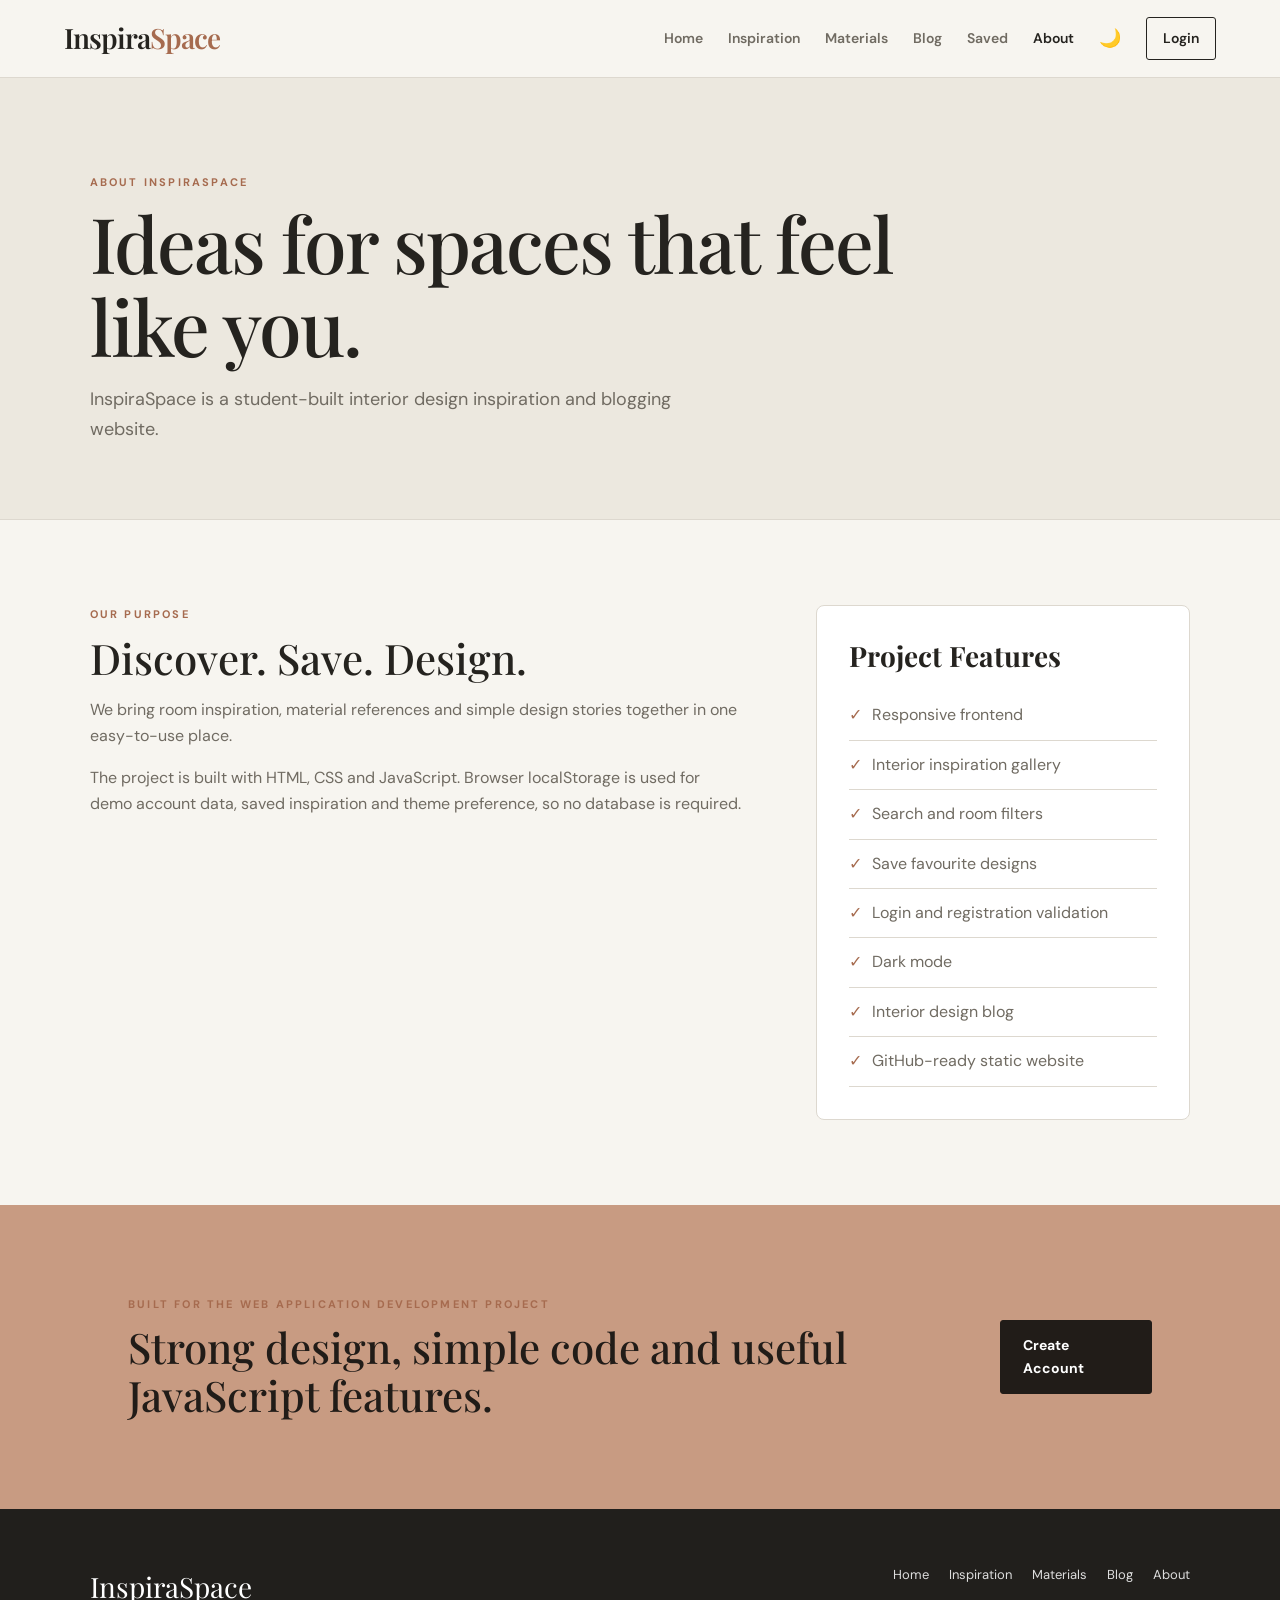
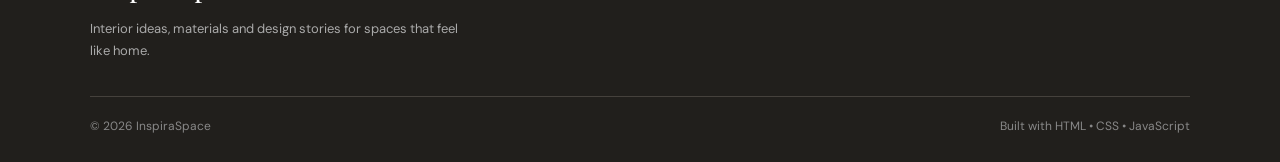
<file: about.html>
<!DOCTYPE html>
<html lang="en">
<head><meta charset="UTF-8"><meta name="viewport" content="width=device-width, initial-scale=1.0"><title>About | InspiraSpace</title><link rel="stylesheet" href="css/style.css"></head>
<body data-page="about">
<header class="site-header"><a class="logo" href="index.html">Inspira<span>Space</span></a><button class="menu-btn" id="menuBtn">☰</button><nav id="mainNav"><a href="index.html">Home</a><a href="inspiration.html">Inspiration</a><a href="materials.html">Materials</a><a href="blog.html">Blog</a><a href="saved.html">Saved</a><a href="about.html">About</a><button class="theme-btn" id="themeBtn">🌙</button><a class="nav-login" href="login.html" id="loginLink">Login</a></nav></header>
<main>
<section class="page-hero"><p class="eyebrow">ABOUT INSPIRASPACE</p><h1>Ideas for spaces that feel like you.</h1><p>InspiraSpace is a student-built interior design inspiration and blogging website.</p></section>
<section class="section about-grid">
<div><p class="eyebrow">OUR PURPOSE</p><h2>Discover. Save. Design.</h2><p>We bring room inspiration, material references and simple design stories together in one easy-to-use place.</p><p>The project is built with HTML, CSS and JavaScript. Browser localStorage is used for demo account data, saved inspiration and theme preference, so no database is required.</p></div>
<div class="about-box"><h3>Project Features</h3><ul><li>Responsive frontend</li><li>Interior inspiration gallery</li><li>Search and room filters</li><li>Save favourite designs</li><li>Login and registration validation</li><li>Dark mode</li><li>Interior design blog</li><li>GitHub-ready static website</li></ul></div>
</section>
<section class="quote-section"><div><p class="eyebrow">BUILT FOR THE WEB APPLICATION DEVELOPMENT PROJECT</p><h2>Strong design, simple code and useful JavaScript features.</h2></div><a class="btn btn-dark" href="login.html">Create Account</a></section>
</main><footer id="siteFooter"></footer><div id="toast" class="toast"></div><script src="js/main.js"></script>
</body></html>
</file>
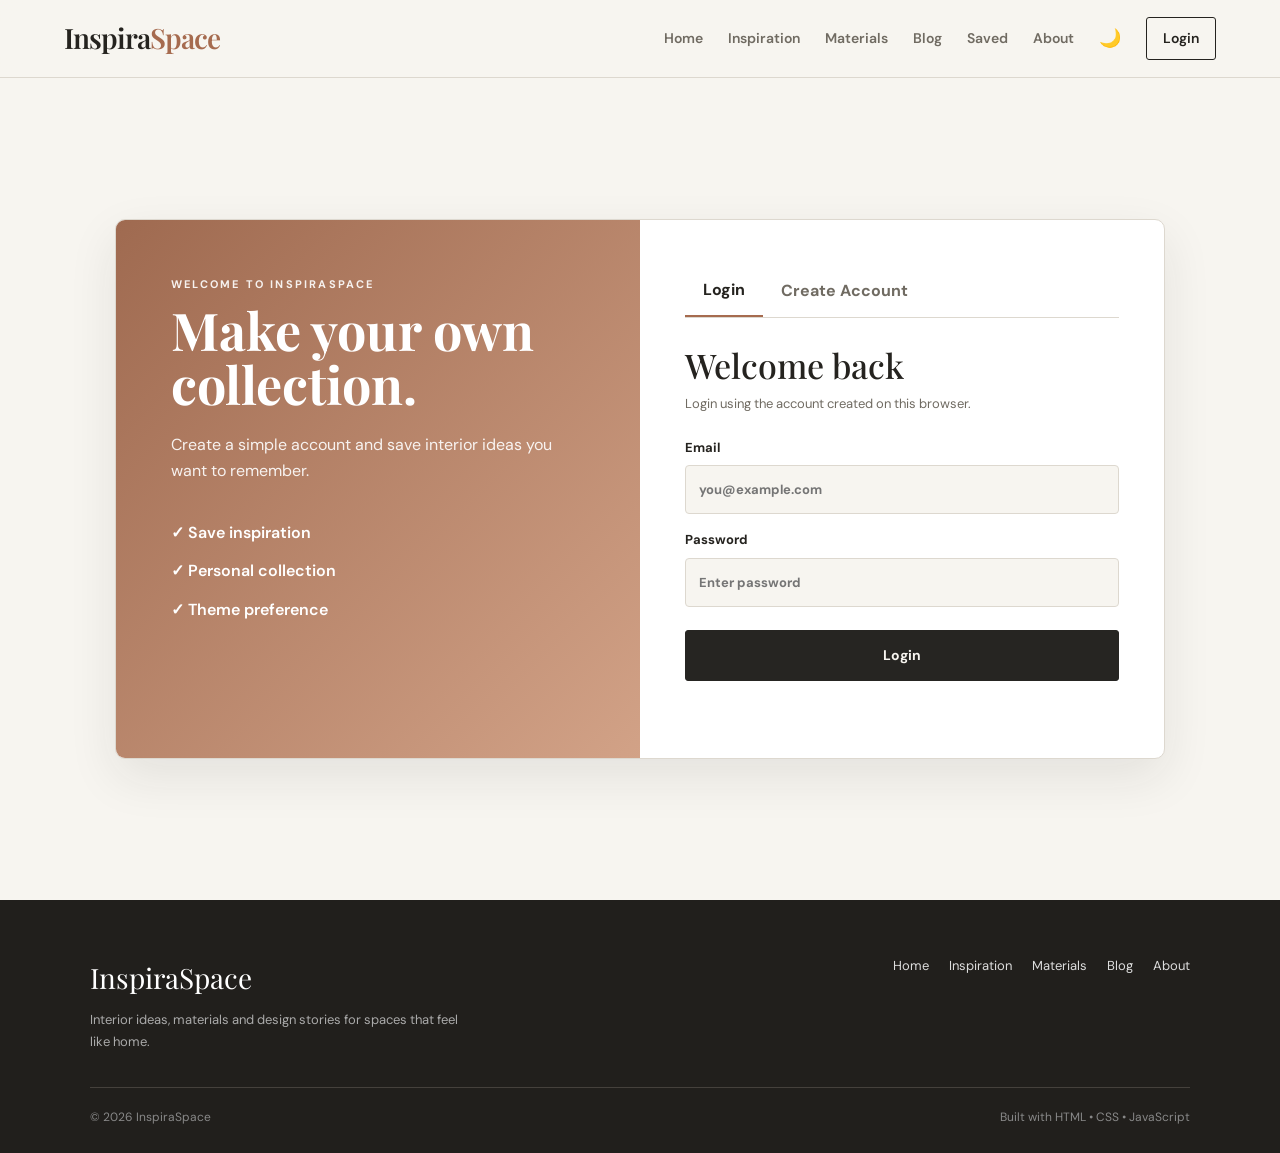
<file: login.html>
<!DOCTYPE html>
<html lang="en">
<head><meta charset="UTF-8"><meta name="viewport" content="width=device-width, initial-scale=1.0"><title>Login | InspiraSpace</title><link rel="stylesheet" href="css/style.css"></head>
<body data-page="login">
<header class="site-header"><a class="logo" href="index.html">Inspira<span>Space</span></a><button class="menu-btn" id="menuBtn">☰</button><nav id="mainNav"><a href="index.html">Home</a><a href="inspiration.html">Inspiration</a><a href="materials.html">Materials</a><a href="blog.html">Blog</a><a href="saved.html">Saved</a><a href="about.html">About</a><button class="theme-btn" id="themeBtn">🌙</button><a class="nav-login" href="login.html" id="loginLink">Login</a></nav></header>

<main class="auth-page">
<div class="auth-card">
<div class="auth-side"><p class="eyebrow">WELCOME TO INSPIRASPACE</p><h1>Make your own collection.</h1><p>Create a simple account and save interior ideas you want to remember.</p><div class="auth-points"><span>✓ Save inspiration</span><span>✓ Personal collection</span><span>✓ Theme preference</span></div></div>
<div class="auth-forms">
<div class="form-tabs"><button class="tab active" data-tab="login">Login</button><button class="tab" data-tab="register">Create Account</button></div>

<form id="loginForm" class="auth-form">
<h2>Welcome back</h2><p class="form-note">Login using the account created on this browser.</p>
<label>Email<input type="email" id="loginEmail" placeholder="you@example.com"></label>
<label>Password<input type="password" id="loginPassword" placeholder="Enter password"></label>
<button class="btn btn-dark full-btn" type="submit">Login</button>
<p id="loginMessage" class="form-message"></p>
</form>

<form id="registerForm" class="auth-form hidden">
<h2>Create your account</h2><p class="form-note">This demo stores account information in localStorage.</p>
<label>Full Name<input type="text" id="regName" placeholder="Your name"></label>
<label>Email<input type="email" id="regEmail" placeholder="you@example.com"></label>
<label>Password<input type="password" id="regPassword" placeholder="At least 6 characters"></label>
<label>Confirm Password<input type="password" id="regConfirm" placeholder="Repeat password"></label>
<button class="btn btn-dark full-btn" type="submit">Create Account</button>
<p id="registerMessage" class="form-message"></p>
</form>
</div>
</div>
</main>
<footer id="siteFooter"></footer><div id="toast" class="toast"></div><script src="js/main.js"></script><script src="js/login.js"></script>
</body></html>
</file>
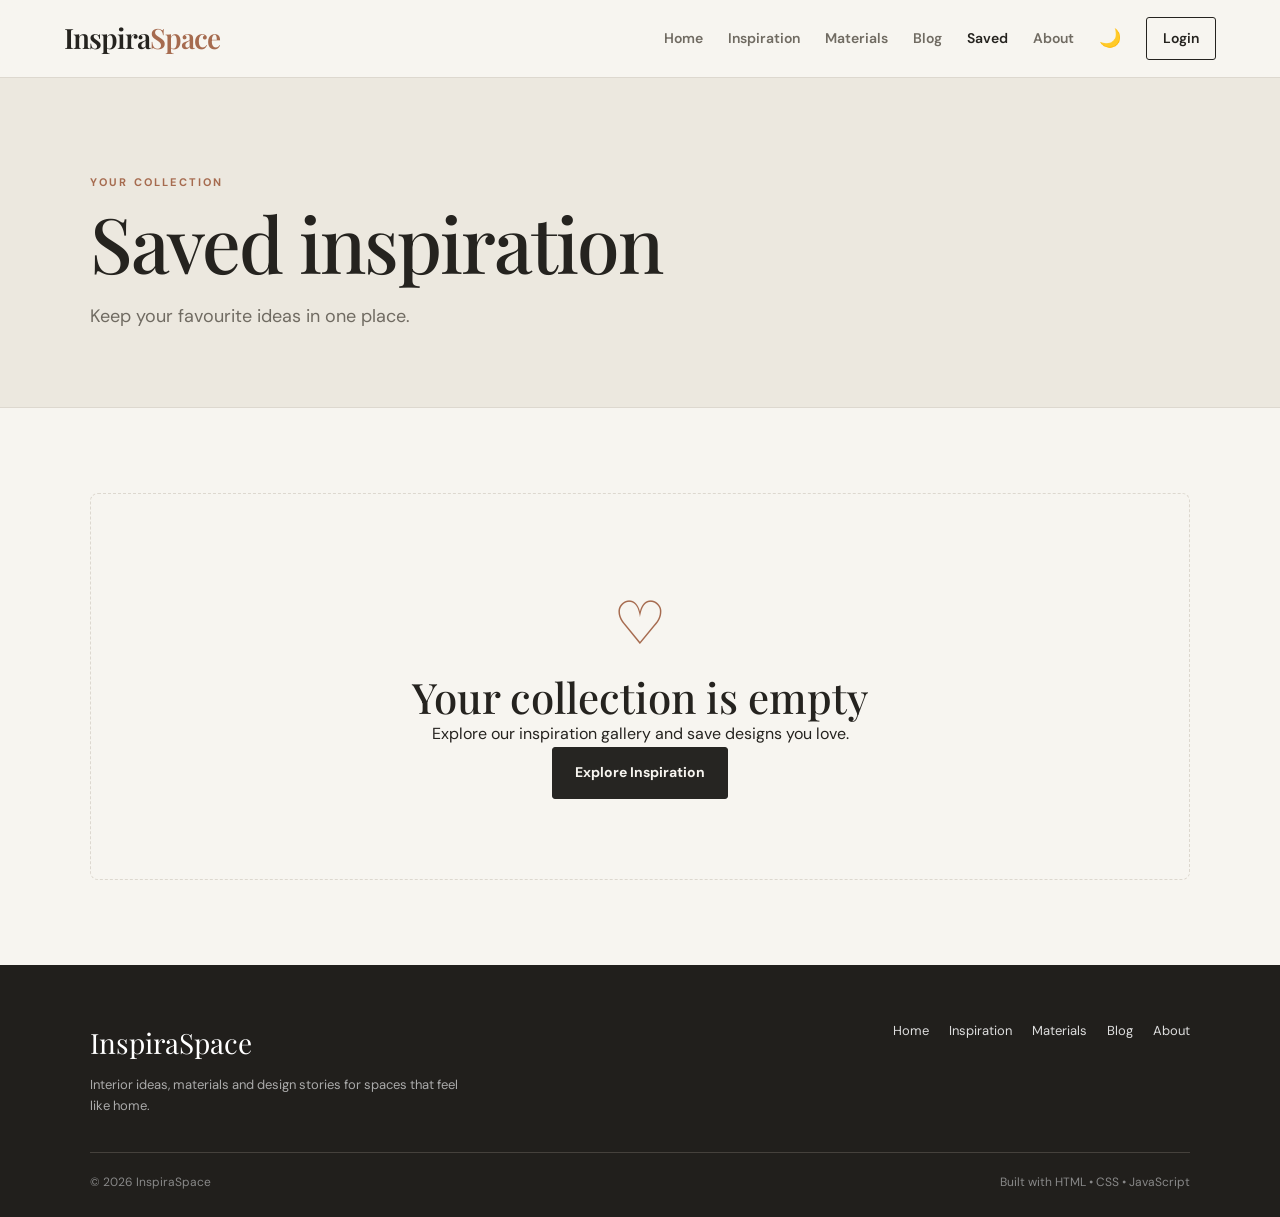
<file: saved.html>
<!DOCTYPE html>
<html lang="en">
<head><meta charset="UTF-8"><meta name="viewport" content="width=device-width, initial-scale=1.0"><title>Saved | InspiraSpace</title><link rel="stylesheet" href="css/style.css"></head>
<body data-page="saved">
<header class="site-header"><a class="logo" href="index.html">Inspira<span>Space</span></a><button class="menu-btn" id="menuBtn">☰</button><nav id="mainNav"><a href="index.html">Home</a><a href="inspiration.html">Inspiration</a><a href="materials.html">Materials</a><a href="blog.html">Blog</a><a href="saved.html">Saved</a><a href="about.html">About</a><button class="theme-btn" id="themeBtn">🌙</button><a class="nav-login" href="login.html" id="loginLink">Login</a></nav></header>
<main>
<section class="page-hero"><p class="eyebrow">YOUR COLLECTION</p><h1>Saved inspiration</h1><p id="savedIntro">Keep your favourite ideas in one place.</p></section>
<section class="section"><div class="inspiration-grid" id="savedGrid"></div><div class="empty-state hidden" id="savedEmpty"><div class="empty-icon">♡</div><h2>Your collection is empty</h2><p>Explore our inspiration gallery and save designs you love.</p><a class="btn btn-dark" href="inspiration.html">Explore Inspiration</a></div></section>
</main>
<footer id="siteFooter"></footer><div id="toast" class="toast"></div><script src="js/main.js"></script><script src="js/saved.js"></script>
</body></html>
</file>
<file: css/style.css>
@import url('https://fonts.googleapis.com/css2?family=DM+Sans:wght@400;500;600;700&family=Playfair+Display:ital,wght@0,500;0,600;1,500;1,600&display=swap');

:root{--bg:#f7f5f0;--card:#fff;--text:#25231f;--muted:#706b62;--line:#ddd8cf;--accent:#a66b4f;--dark:#262522;--soft:#ece8df;--shadow:0 18px 50px rgba(38,37,34,.09)}
*{box-sizing:border-box;margin:0;padding:0}
html{scroll-behavior:smooth}
body{font-family:'DM Sans',sans-serif;background:var(--bg);color:var(--text);line-height:1.65}
body.dark{--bg:#171715;--card:#22221f;--text:#f2efe8;--muted:#b5afa3;--line:#3b3934;--soft:#252521;--dark:#f0ede5;--shadow:0 18px 50px rgba(0,0,0,.25)}
img{width:100%;display:block}
a{text-decoration:none;color:inherit}
button,input,select{font:inherit}
button{cursor:pointer}
.site-header{height:78px;display:flex;align-items:center;justify-content:space-between;padding:0 5%;border-bottom:1px solid var(--line);background:rgba(247,245,240,.94);backdrop-filter:blur(12px);position:sticky;top:0;z-index:50}
.dark .site-header{background:rgba(23,23,21,.94)}
.logo{font-family:'Playfair Display',serif;font-size:28px;font-weight:600;letter-spacing:-1px}
.logo span{color:var(--accent)}
nav{display:flex;align-items:center;gap:25px;font-size:14px;font-weight:600}
nav a{color:var(--muted);transition:.2s}
nav a:hover,nav a.active{color:var(--text)}
.nav-login{border:1px solid var(--text);padding:9px 16px!important;border-radius:3px;color:var(--text)!important}
.theme-btn,.menu-btn{background:none;border:0;color:var(--text)}
.theme-btn{font-size:18px}
.menu-btn{display:none;font-size:25px}
.hero{min-height:610px;margin:0 2.5%;background:linear-gradient(90deg,rgba(25,23,20,.82),rgba(25,23,20,.22)),url('https://images.unsplash.com/photo-1600210492486-724fe5c67fb0?auto=format&fit=crop&w=1800&q=85') center/cover;display:flex;align-items:center;border-radius:0 0 18px 18px;color:#fff}
.hero-content{width:min(650px,90%);margin-left:8%;padding:70px 0}
.hero h1,.page-hero h1{font-family:'Playfair Display',serif;font-weight:500;line-height:1.08;letter-spacing:-2px}
.hero h1{font-size:clamp(50px,7vw,86px)}
.hero h1 em{color:#e3b79f}
.hero p:not(.eyebrow){font-size:18px;max-width:580px;margin:25px 0 30px;color:#eee}
.eyebrow{font-size:11px;letter-spacing:2.2px;font-weight:700;color:var(--accent);margin-bottom:10px}
.hero .eyebrow{color:#f1c7af}
.hero-buttons{display:flex;gap:12px;flex-wrap:wrap}
.btn{display:inline-flex;align-items:center;justify-content:center;padding:13px 22px;border-radius:3px;border:1px solid transparent;font-weight:700;font-size:14px;transition:.2s}
.btn-dark{background:var(--dark);color:var(--bg);border-color:var(--dark)}
.btn-dark:hover{transform:translateY(-2px);opacity:.9}
.btn-light{background:transparent;color:#fff;border-color:#fff}
.section{padding:85px 7%}
.soft-bg{background:var(--soft)}
.section-heading{display:flex;justify-content:space-between;align-items:end;margin-bottom:30px;gap:20px}
h2{font-family:'Playfair Display',serif;font-size:42px;line-height:1.15;font-weight:500}
h3{line-height:1.25}
.text-link{font-weight:700;font-size:14px;border-bottom:1px solid currentColor;padding-bottom:2px}
.room-grid{display:grid;grid-template-columns:repeat(4,1fr);gap:18px}
.room-card{height:390px;position:relative;overflow:hidden;border-radius:8px;background:#222}
.room-card img{height:100%;object-fit:cover;transition:.5s}
.room-card:hover img{transform:scale(1.05)}
.room-card:after{content:'';position:absolute;inset:35% 0 0;background:linear-gradient(transparent,rgba(0,0,0,.75))}
.room-card div{position:absolute;z-index:2;bottom:24px;left:24px;color:#fff}
.room-card span{font-size:12px;opacity:.8}
.room-card h3{font-family:'Playfair Display',serif;font-size:28px;margin-top:5px}
.mini-grid,.inspiration-grid{display:grid;grid-template-columns:repeat(3,1fr);gap:22px}
.design-card{background:var(--card);border:1px solid var(--line);border-radius:8px;overflow:hidden;box-shadow:var(--shadow)}
.design-image{height:280px;position:relative;overflow:hidden}
.design-image img{height:100%;object-fit:cover;transition:.4s}
.design-card:hover .design-image img{transform:scale(1.04)}
.save-btn{position:absolute;right:14px;top:14px;width:40px;height:40px;border-radius:50%;border:0;background:rgba(255,255,255,.92);font-size:20px;color:#333}
.save-btn.saved{color:#a04f43}
.design-info{padding:19px}
.design-info h3{font-family:'Playfair Display',serif;font-size:25px;margin:3px 0 7px}
.design-info p{color:var(--muted);font-size:14px}
.card-meta{display:flex;justify-content:space-between;margin-top:14px;color:var(--muted);font-size:12px}
.tag-row{display:flex;gap:7px;flex-wrap:wrap;margin-top:15px}
.tag-row span{font-size:11px;padding:5px 9px;border:1px solid var(--line);border-radius:30px;color:var(--muted)}
.quote-section{padding:90px 10%;background:#c89b82;color:#211c18;display:flex;align-items:center;justify-content:space-between;gap:50px}
.quote-section h2{max-width:850px;font-size:42px}
.quote-section .btn-dark{background:#211c18;color:#fff;border-color:#211c18}
.blog-grid{display:grid;grid-template-columns:repeat(3,1fr);gap:22px}
.blog-card{border:1px solid var(--line);background:var(--card);border-radius:8px;overflow:hidden}
.blog-card img{height:230px;object-fit:cover}
.blog-card div{padding:20px}
.blog-card h3{font-family:'Playfair Display',serif;font-size:25px;margin-bottom:8px}
.blog-card p:not(.eyebrow){font-size:14px;color:var(--muted);margin-bottom:15px}
.page-hero{padding:95px 7% 75px;background:var(--soft);border-bottom:1px solid var(--line)}
.page-hero h1{font-size:clamp(50px,6vw,78px);max-width:850px}
.page-hero>p:last-child{max-width:650px;color:var(--muted);font-size:18px;margin-top:18px}
.filter-box{display:grid;grid-template-columns:2fr 1fr 1fr;gap:12px;margin-bottom:18px}
.filter-box input,.filter-box select{width:100%;padding:14px;border:1px solid var(--line);background:var(--card);color:var(--text);outline:none;border-radius:4px}
.filter-box input:focus{border-color:var(--accent)}
.filter-pills{display:flex;gap:8px;flex-wrap:wrap;margin-bottom:30px}
.pill{border:1px solid var(--line);background:var(--card);color:var(--muted);padding:8px 14px;border-radius:30px;font-size:13px}
.pill.active,.pill:hover{background:var(--dark);color:var(--bg)}
.material-grid{display:grid;grid-template-columns:repeat(2,1fr);gap:25px}
.material-card{display:grid;grid-template-columns:45% 55%;background:var(--card);border:1px solid var(--line);border-radius:8px;overflow:hidden}
.material-card img{height:100%;min-height:300px;object-fit:cover}
.material-card>div{padding:28px}
.material-card h2{font-size:32px;margin-bottom:12px}
.material-card p:not(.eyebrow){color:var(--muted);font-size:14px}
.blog-list{display:grid;gap:28px;max-width:1050px;margin:auto}
.article-card{display:grid;grid-template-columns:40% 60%;background:var(--card);border:1px solid var(--line);border-radius:8px;overflow:hidden}
.article-card img{height:100%;min-height:320px;object-fit:cover}
.article-card>div{padding:32px}
.article-card h2{font-size:36px;margin-bottom:12px}
.article-card p{color:var(--muted);margin-bottom:14px}
details summary{cursor:pointer;font-weight:700;color:var(--text);margin-top:10px}
.empty-state{text-align:center;padding:80px 20px;border:1px dashed var(--line);border-radius:8px}
.empty-icon{font-size:60px;color:var(--accent)}
.hidden{display:none!important}
.about-grid{display:grid;grid-template-columns:1.4fr .8fr;gap:70px}
.about-grid>div>p:not(.eyebrow){color:var(--muted);margin-top:15px;max-width:720px}
.about-box{border:1px solid var(--line);background:var(--card);padding:32px;border-radius:8px}
.about-box h3{font-family:'Playfair Display',serif;font-size:28px;margin-bottom:18px}
.about-box ul{list-style:none}.about-box li{padding:11px 0;border-bottom:1px solid var(--line);color:var(--muted)}
.about-box li:before{content:'✓';color:var(--accent);margin-right:10px}
.auth-page{min-height:calc(100vh - 78px);display:grid;place-items:center;padding:60px 7%}
.auth-card{width:min(1050px,100%);display:grid;grid-template-columns:1fr 1fr;background:var(--card);border:1px solid var(--line);box-shadow:var(--shadow);border-radius:10px;overflow:hidden}
.auth-side{padding:55px;background:linear-gradient(135deg,#9f6a50,#d2a287);color:#fff}
.auth-side .eyebrow{color:#fff}.auth-side h1{font-family:'Playfair Display',serif;font-size:52px;line-height:1.05;margin-bottom:20px}
.auth-side p{opacity:.9}.auth-points{display:grid;gap:12px;margin-top:35px;font-weight:600}
.auth-forms{padding:45px}.form-tabs{display:flex;border-bottom:1px solid var(--line);margin-bottom:28px}.tab{padding:12px 18px;background:none;border:0;color:var(--muted);font-weight:700}.tab.active{color:var(--text);border-bottom:2px solid var(--accent)}
.auth-form h2{font-size:34px}.form-note{color:var(--muted);font-size:13px;margin:8px 0 22px}
.auth-form label{display:block;font-size:13px;font-weight:700;margin:15px 0}.auth-form input{display:block;width:100%;padding:13px;margin-top:7px;border:1px solid var(--line);background:var(--bg);color:var(--text);border-radius:4px;outline:none}.auth-form input:focus{border-color:var(--accent)}
.full-btn{width:100%;margin-top:8px}.form-message{font-size:13px;margin-top:12px;min-height:20px}.success{color:#3d8053}.error{color:#b34e45}
.toast{position:fixed;right:22px;bottom:22px;background:var(--dark);color:var(--bg);padding:13px 18px;border-radius:5px;opacity:0;transform:translateY(15px);pointer-events:none;transition:.3s;z-index:100}.toast.show{opacity:1;transform:translateY(0)}
footer{background:#211f1c;color:#ddd;padding:55px 7% 25px;margin-top:0}
.footer-top{display:flex;justify-content:space-between;gap:30px;padding-bottom:35px}.footer-logo{font-family:'Playfair Display',serif;font-size:28px;color:#fff}.footer-text{max-width:390px;color:#aaa;font-size:13px;margin-top:8px}.footer-links{display:flex;gap:20px;flex-wrap:wrap;font-size:13px}.footer-bottom{border-top:1px solid #45413c;padding-top:20px;color:#888;font-size:12px;display:flex;justify-content:space-between}
@media(max-width:900px){nav{gap:14px}.room-grid{grid-template-columns:repeat(2,1fr)}.mini-grid,.inspiration-grid,.blog-grid{grid-template-columns:repeat(2,1fr)}.material-grid{grid-template-columns:1fr}.about-grid{grid-template-columns:1fr}.article-card{grid-template-columns:1fr}.article-card img{min-height:250px}.auth-card{grid-template-columns:1fr}.auth-side{display:none}}
@media(max-width:700px){.site-header{padding:0 5%;height:70px}.menu-btn{display:block}nav{display:none;position:absolute;top:70px;left:0;right:0;background:var(--card);border-bottom:1px solid var(--line);padding:20px 5%;flex-direction:column;align-items:stretch}.site-header nav.open{display:flex}nav a,.theme-btn{text-align:center;padding:8px}.hero{min-height:620px;margin:0;border-radius:0}.hero-content{margin-left:7%;padding-right:7%}.hero h1{font-size:50px}.section{padding:60px 6%}.page-hero{padding:65px 6%}.page-hero h1{font-size:50px}h2{font-size:35px}.section-heading{align-items:start;flex-direction:column}.room-grid,.mini-grid,.inspiration-grid,.blog-grid{grid-template-columns:1fr}.room-card{height:330px}.filter-box{grid-template-columns:1fr}.quote-section{padding:60px 7%;display:block}.quote-section h2{font-size:34px;margin-bottom:25px}.material-card{grid-template-columns:1fr}.material-card img{height:250px;min-height:0}.footer-top,.footer-bottom{display:block}.footer-links{margin-top:20px}.footer-bottom span{display:block;margin-top:8px}.auth-page{padding:25px 5%}.auth-forms{padding:30px 22px}}
</file>
